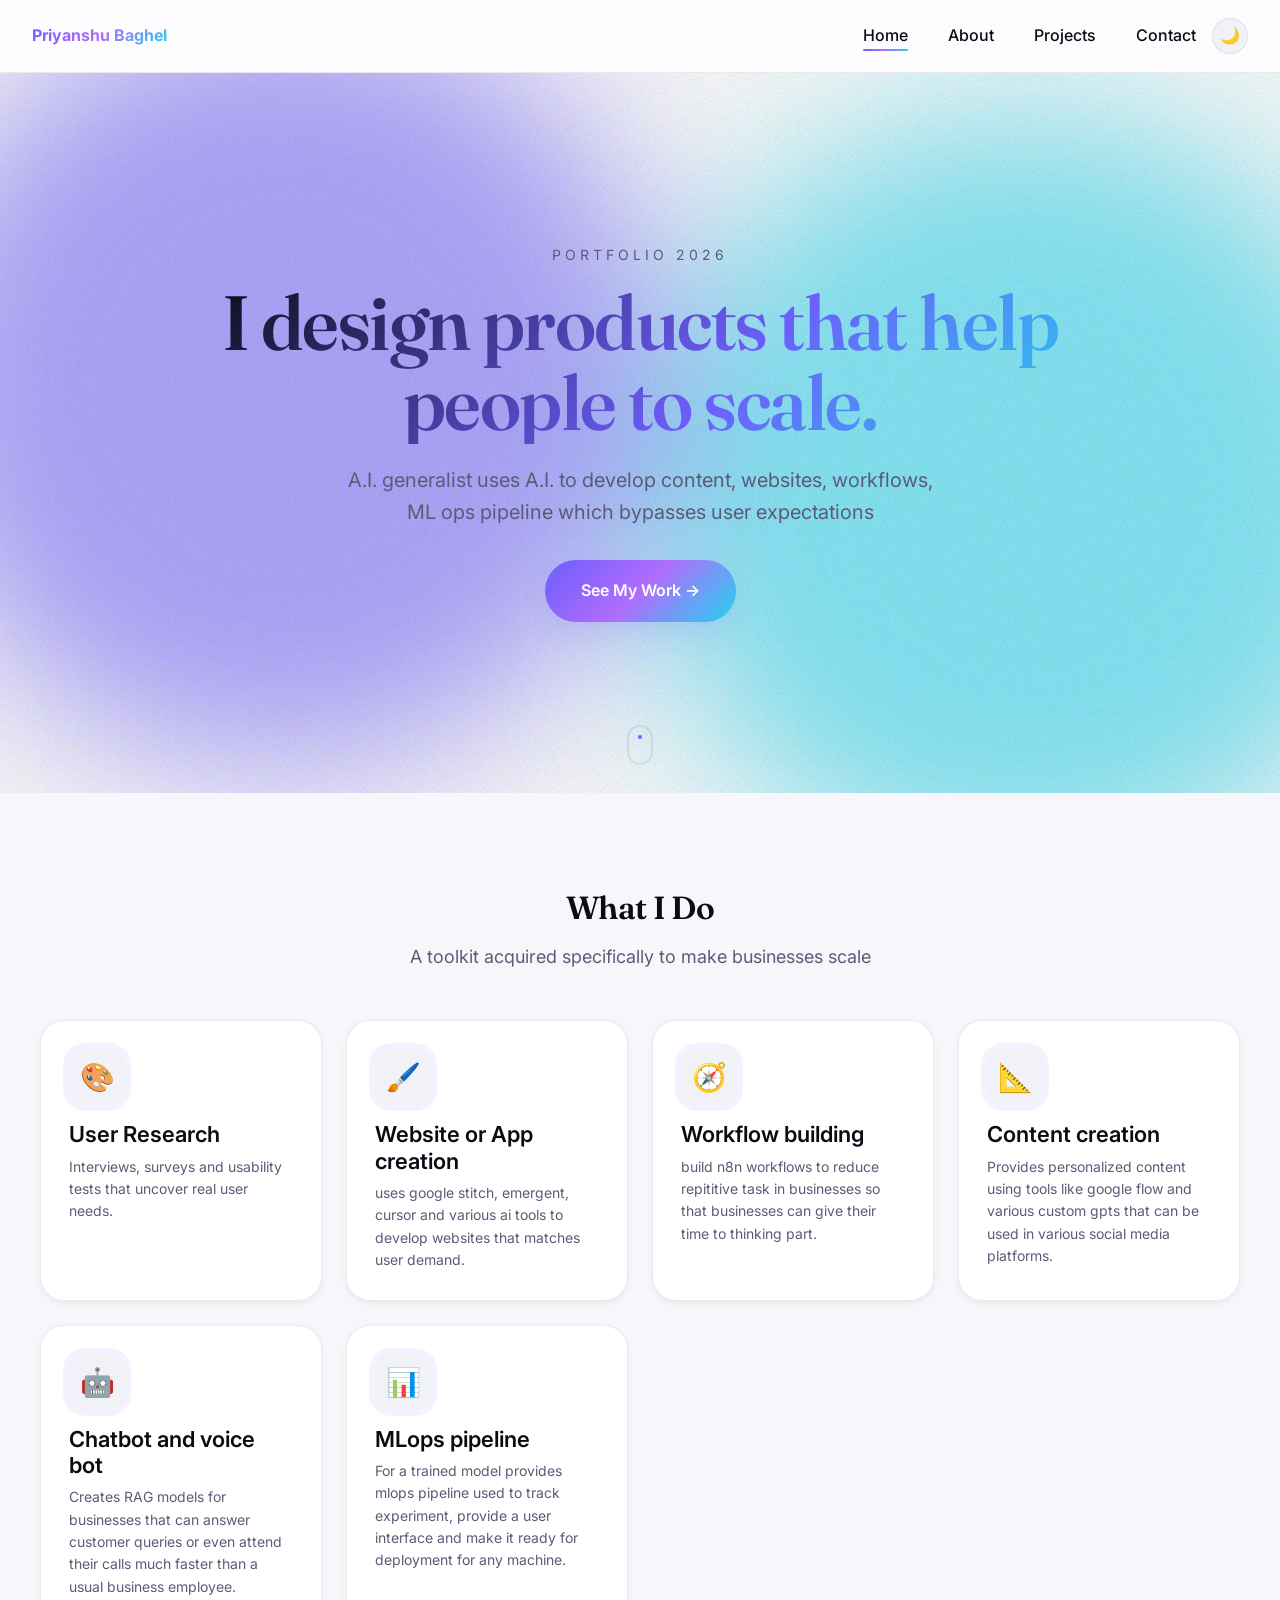
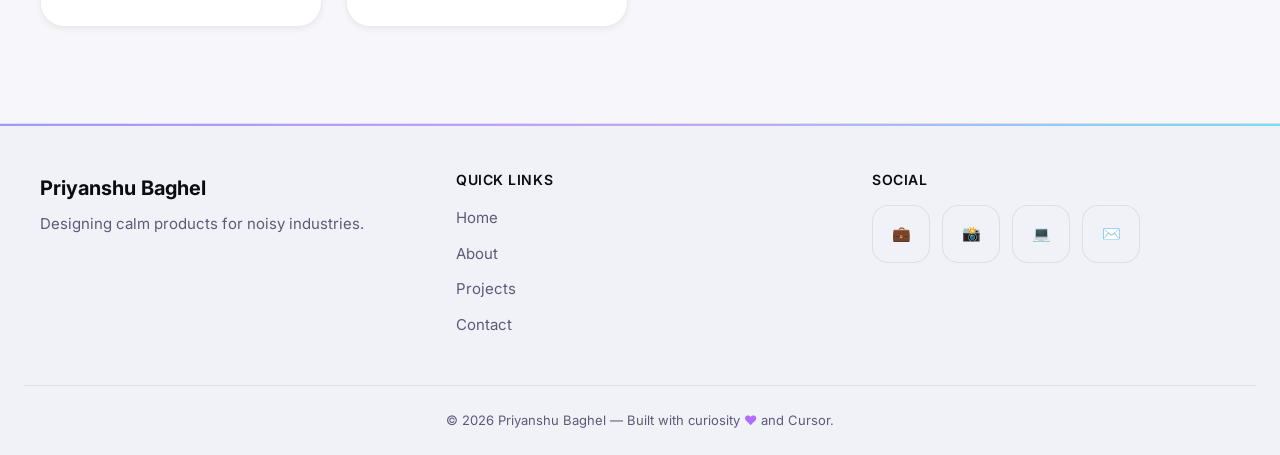
<file: index.html>
<!DOCTYPE html>
<html lang="en">
<head>
  <meta charset="UTF-8">
  <meta name="viewport" content="width=device-width, initial-scale=1.0">
  <script>
    (function(){try{var k="aanya-theme",t=localStorage.getItem(k);if(!t)t=matchMedia("(prefers-color-scheme: dark)").matches?"dark":"light";document.documentElement.setAttribute("data-theme",t);}catch(e){}})();
  </script>
  <title>Priyanshu Baghel | A.I. Generalist</title>
  <link rel="stylesheet" href="styles.css">
</head>
<body>

  <!-- Main site navigation — stays pinned at the top while scrolling -->
  <nav class="navbar">

    <!-- Brand name shown on the left side of the bar -->
    <a href="index.html" class="navbar-brand">Priyanshu Baghel</a>

    <div class="navbar-end">
      <!-- Link group — sits on the right and holds all page links -->
      <ul class="navbar-links" id="navbar-menu">
        <!-- "active" marks the current page so it gets a purple underline -->
        <li><a href="index.html" class="active">Home</a></li>
        <li><a href="about.html">About</a></li>
        <li><a href="projects.html">Projects</a></li>
        <li><a href="contact.html">Contact</a></li>
      </ul>

      <button type="button" class="theme-toggle" aria-label="Switch to dark mode">
        <span class="theme-toggle-icon" aria-hidden="true">🌙</span>
      </button>

      <!-- Hamburger toggle — visible on mobile only -->
      <button
        class="navbar-toggle"
        type="button"
        aria-label="Toggle navigation menu"
        aria-expanded="false"
        aria-controls="navbar-menu"
      >
        <span class="navbar-toggle-icon" aria-hidden="true">☰</span>
      </button>
    </div>

  </nav>

  <!-- Hero — first thing visitors see: who you are and what to do next -->
  <section class="hero">
    <div class="hero-content">
      <p class="hero-eyebrow">PORTFOLIO 2026</p>
      <h1 class="hero-headline">I design products that help people to scale.</h1>
      <p class="hero-subheadline">A.I. generalist uses A.I. to develop content, websites, workflows, ML ops pipeline which bypasses user expectations</p>
      <a href="projects.html" class="hero-cta btn-shine">See My Work →</a>
    </div>
    <div class="hero-scroll" aria-hidden="true"><span class="hero-scroll-dot"></span></div>
  </section>

  <!-- Skills — highlights core capabilities in a responsive card grid -->
  <section class="skills">
    <h2 class="skills-heading">What I Do</h2>
    <p class="skills-tagline">A toolkit acquired specifically to make businesses scale</p>

    <div class="skills-grid">

      <!-- Card 1: User Research -->
      <article class="skill-card reveal">
        <span class="skill-icon-wrap"><span class="skill-icon" aria-hidden="true">🎨</span></span>
        <h3 class="skill-name">User Research</h3>
        <p class="skill-description">Interviews, surveys and usability tests that uncover real user needs.</p>
      </article>

      <!-- Card 2: Website or App creation -->
      <article class="skill-card reveal">
        <span class="skill-icon-wrap"><span class="skill-icon" aria-hidden="true">🖌️</span></span>
        <h3 class="skill-name">Website or App creation</h3>
        <p class="skill-description">uses google stitch, emergent, cursor and various ai tools to develop websites that matches user demand.</p>
      </article>

      <!-- Card 3: Workflow building -->
      <article class="skill-card reveal">
        <span class="skill-icon-wrap"><span class="skill-icon" aria-hidden="true">🧭</span></span>
        <h3 class="skill-name">Workflow building</h3>
        <p class="skill-description">build n8n workflows to reduce repititive task in businesses so that businesses can give their time to thinking part.</p>
      </article>

      <!-- Card 4: Content creation -->
      <article class="skill-card reveal">
        <span class="skill-icon-wrap"><span class="skill-icon" aria-hidden="true">📐</span></span>
        <h3 class="skill-name">Content creation</h3>
        <p class="skill-description">Provides personalized content using tools like google flow and various custom gpts that can be used in various social media platforms.</p>
      </article>

      <!-- Card 5: Chatbot and voice bot -->
      <article class="skill-card reveal">
        <span class="skill-icon-wrap"><span class="skill-icon" aria-hidden="true">🤖</span></span>
        <h3 class="skill-name">Chatbot and voice bot</h3>
        <p class="skill-description">Creates RAG models for businesses that can answer customer queries or even attend their calls much faster than a usual business employee.</p>
      </article>

      <!-- Card 6: MLops pipeline -->
      <article class="skill-card reveal">
        <span class="skill-icon-wrap"><span class="skill-icon" aria-hidden="true">📊</span></span>
        <h3 class="skill-name">MLops pipeline</h3>
        <p class="skill-description">For a trained model provides mlops pipeline used to track experiment, provide a user interface and make it ready for deployment for any machine.</p>
      </article>

    </div>
  </section>

  <!-- Site footer — brand, quick links, and social -->
  <footer class="site-footer">
    <div class="footer-main">
      <div class="footer-column footer-brand">
        <p class="footer-brand-name">Priyanshu Baghel</p>
        <p class="footer-tagline">Designing calm products for noisy industries.</p>
      </div>
      <div class="footer-column footer-links">
        <h3 class="footer-heading">Quick links</h3>
        <ul>
          <li><a href="index.html">Home</a></li>
          <li><a href="about.html">About</a></li>
          <li><a href="projects.html">Projects</a></li>
          <li><a href="contact.html">Contact</a></li>
        </ul>
      </div>
      <div class="footer-column footer-social">
        <h3 class="footer-heading">Social</h3>
        <div class="social-icon-row">
          <a href="https://www.linkedin.com/in/priyanshu-baghel-b178b1399/" class="social-icon-btn" target="_blank" rel="noopener noreferrer" aria-label="LinkedIn">💼</a>
          <a href="https://www.instagram.com/2025ucs0103/" class="social-icon-btn" target="_blank" rel="noopener noreferrer" aria-label="Instagram">📸</a>
          <a href="https://github.com/Priyanshukcah" class="social-icon-btn" target="_blank" rel="noopener noreferrer" aria-label="Github">💻</a>
          <a href="mailto:priyanshubaghel164@gmail.com" class="social-icon-btn" aria-label="Email">✉️</a>
        </div>
      </div>
    </div>
    <div class="footer-bottom">
      <p>© 2026 Priyanshu Baghel — Built with curiosity <span class="footer-heart" aria-hidden="true">♥</span> and Cursor.</p>
    </div>
  </footer>

  <script src="script.js"></script>
</body>
</html>
</file>
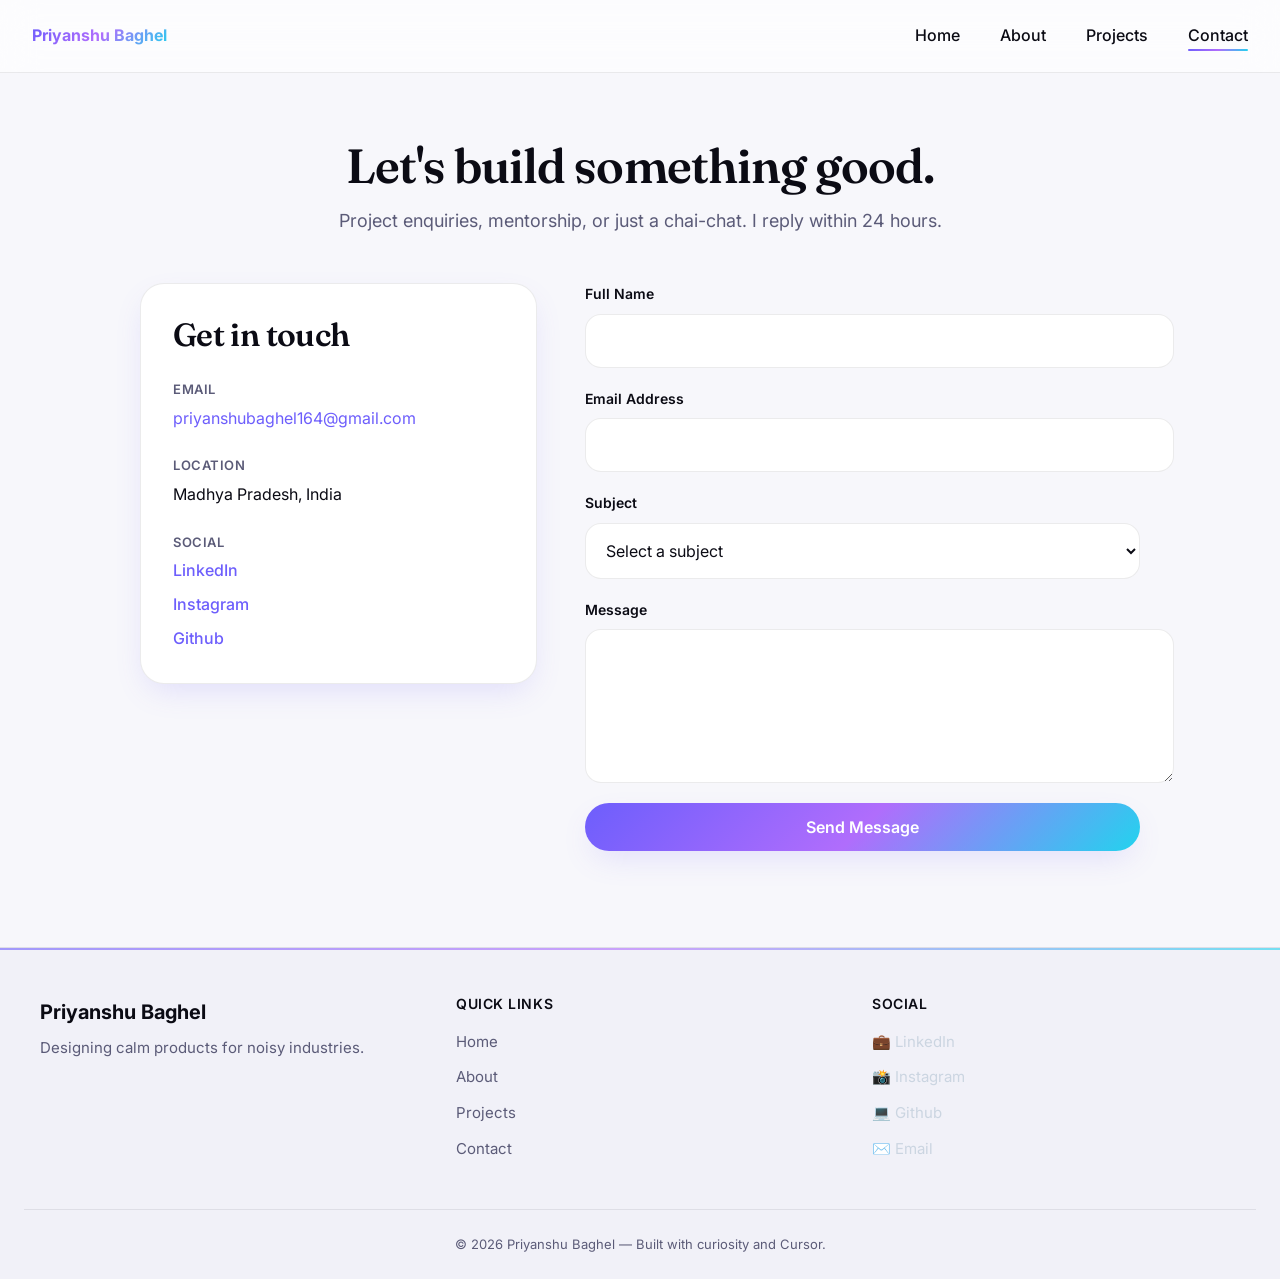
<file: contact.html>
<!DOCTYPE html>
<html lang="en">
<head>
  <meta charset="UTF-8">
  <meta name="viewport" content="width=device-width, initial-scale=1.0">
  <title>Contact | Priyanshu Baghel</title>
  <link rel="stylesheet" href="styles.css">
</head>
<body>

  <!-- Main site navigation — stays pinned at the top while scrolling -->
  <nav class="navbar">

    <!-- Brand name shown on the left side of the bar -->
    <a href="index.html" class="navbar-brand">Priyanshu Baghel</a>

    <!-- Hamburger toggle — visible on mobile only -->
    <button
      class="navbar-toggle"
      type="button"
      aria-label="Toggle navigation menu"
      aria-expanded="false"
      aria-controls="navbar-menu"
    >
      <span class="navbar-toggle-icon" aria-hidden="true">☰</span>
    </button>

    <!-- Link group — sits on the right and holds all page links -->
    <ul class="navbar-links" id="navbar-menu">
      <!-- "active" marks the current page so it gets a purple underline -->
      <li><a href="index.html">Home</a></li>
      <li><a href="about.html">About</a></li>
      <li><a href="projects.html">Projects</a></li>
      <li><a href="contact.html" class="active">Contact</a></li>
    </ul>

  </nav>

  <!-- Page header -->
  <header class="contact-header">
    <h1 class="contact-title">Let's build something good.</h1>
    <p class="contact-subtitle">Project enquiries, mentorship, or just a chai-chat. I reply within 24 hours.</p>
  </header>

  <!-- Two-column contact section -->
  <section class="contact-section">

    <!-- LEFT: contact details card -->
    <aside class="contact-card">
      <h2 class="contact-card-heading">Get in touch</h2>

      <div class="contact-detail">
        <span class="contact-detail-label">Email</span>
        <a href="mailto:priyanshubaghel164@gmail.com">priyanshubaghel164@gmail.com</a>
      </div>

      <div class="contact-detail">
        <span class="contact-detail-label">Location</span>
        <p>Madhya Pradesh, India</p>
      </div>

      <div class="contact-social">
        <span class="contact-detail-label">Social</span>
        <ul class="contact-social-links">
          <li><a href="https://www.linkedin.com/in/priyanshu-baghel-b178b1399/" target="_blank" rel="noopener noreferrer">LinkedIn</a></li>
          <li><a href="https://www.instagram.com/2025ucs0103/" target="_blank" rel="noopener noreferrer">Instagram</a></li>
          <li><a href="https://github.com/Priyanshukcah" target="_blank" rel="noopener noreferrer">Github</a></li>
        </ul>
      </div>
    </aside>

    <!-- RIGHT: contact form -->
    <div class="contact-form-wrapper">
      <form id="contact-form" class="contact-form" novalidate>
        <div class="form-group">
          <label for="full-name">Full Name</label>
          <input type="text" id="full-name" name="fullName" required>
        </div>

        <div class="form-group">
          <label for="email">Email Address</label>
          <input type="email" id="email" name="email" required>
        </div>

        <div class="form-group">
          <label for="subject">Subject</label>
          <select id="subject" name="subject" required>
            <option value="" disabled selected>Select a subject</option>
            <option value="Project Inquiry">Project Inquiry</option>
            <option value="Collaboration">Collaboration</option>
            <option value="Mentorship">Mentorship</option>
            <option value="Speaking">Speaking</option>
            <option value="Other">Other</option>
          </select>
        </div>

        <div class="form-group">
          <label for="message">Message</label>
          <textarea id="message" name="message" rows="5" required></textarea>
        </div>

        <button type="submit" class="contact-submit">Send Message</button>
      </form>

      <p id="contact-success" class="contact-success" hidden>
        ✅ Thanks! Your message was sent. I'll reply within 24 hours.
      </p>
    </div>

  </section>

  <!-- Site footer — brand, quick links, and social -->
  <footer class="site-footer">
    <div class="footer-main">
      <div class="footer-column footer-brand">
        <p class="footer-brand-name">Priyanshu Baghel</p>
        <p class="footer-tagline">Designing calm products for noisy industries.</p>
      </div>
      <div class="footer-column footer-links">
        <h3 class="footer-heading">Quick links</h3>
        <ul>
          <li><a href="index.html">Home</a></li>
          <li><a href="about.html">About</a></li>
          <li><a href="projects.html">Projects</a></li>
          <li><a href="contact.html">Contact</a></li>
        </ul>
      </div>
      <div class="footer-column footer-social">
        <h3 class="footer-heading">Social</h3>
        <ul>
          <li><a href="https://www.linkedin.com/in/priyanshu-baghel-b178b1399/" target="_blank" rel="noopener noreferrer">💼 LinkedIn</a></li>
          <li><a href="https://www.instagram.com/2025ucs0103/" target="_blank" rel="noopener noreferrer">📸 Instagram</a></li>
          <li><a href="https://github.com/Priyanshukcah" target="_blank" rel="noopener noreferrer">💻 Github</a></li>
          <li><a href="mailto:priyanshubaghel164@gmail.com">✉️ Email</a></li>
        </ul>
      </div>
    </div>
    <div class="footer-bottom">
      <p>© 2026 Priyanshu Baghel — Built with curiosity and Cursor.</p>
    </div>
  </footer>

  <script src="script.js"></script>
</body>
</html>
</file>
<file: styles.css>
@import url("https://fonts.googleapis.com/css2?family=Fraunces:opsz,wght@9..144,600;800&family=Inter:wght@400;500;600;700&display=swap");

/* === DESIGN TOKENS === */

:root {
  --bg: #f7f7fb;
  --surface: #ffffff;
  --surface-2: #f1f1f8;
  --text: #0b0b14;
  --text-muted: #5b5b78;
  --border: rgba(11, 11, 20, 0.08);
  --primary: #6d5efc;
  --primary-2: #b06dfc;
  --accent: #22d3ee;
  --success: #16a34a;
  --danger: #ef4444;
  --shadow-sm: 0 2px 6px rgba(11, 11, 20, 0.06);
  --shadow-md: 0 12px 32px -8px rgba(109, 94, 252, 0.18);
  --shadow-lg: 0 30px 60px -20px rgba(109, 94, 252, 0.35);
  --radius-sm: 10px;
  --radius-md: 16px;
  --radius-lg: 24px;
  --radius-pill: 999px;
  --ease: cubic-bezier(0.2, 0.7, 0.2, 1);
  --dur-fast: 180ms;
  --dur: 320ms;
  --dur-slow: 650ms;
  --grad-hero: linear-gradient(135deg, #6d5efc 0%, #b06dfc 50%, #22d3ee 100%);
  --grad-text: linear-gradient(135deg, #0b0b14 0%, #6d5efc 60%, #22d3ee 100%);

  /* Legacy aliases — keep older rules working */
  --color-bg: var(--surface);
  --color-text: var(--text);
  --color-muted: var(--text-muted);
  --color-primary: var(--primary);
  --color-primary-dark: #4338ca;
  --color-accent: var(--primary-2);
  --color-surface: var(--surface-2);
  --font-size-h1: 48px;
  --font-size-h2: 32px;
  --font-size-h3: 22px;
  --font-size-body: 16px;
  --font-size-small: 14px;
  --line-height-body: 1.6;
  --line-height-heading: 1.2;
}

:root[data-theme="dark"] {
  --bg: #08090f;
  --surface: #13141f;
  --surface-2: #1c1d2e;
  --text: #f5f5fa;
  --text-muted: #9ca3b7;
  --border: rgba(245, 245, 250, 0.1);
  --shadow-sm: 0 2px 8px rgba(0, 0, 0, 0.4);
  --shadow-md: 0 14px 40px -10px rgba(34, 211, 238, 0.2);
  --shadow-lg: 0 30px 80px -20px rgba(109, 94, 252, 0.45);
  --grad-text: linear-gradient(135deg, #ffffff 0%, #b06dfc 60%, #22d3ee 100%);
  --color-bg: var(--surface);
  --color-text: var(--text);
  --color-muted: var(--text-muted);
  --color-surface: var(--surface-2);
}

html {
  scroll-behavior: smooth;
}

body,
*,
*::before,
*::after {
  transition:
    background-color var(--dur) var(--ease),
    color var(--dur) var(--ease),
    border-color var(--dur) var(--ease),
    box-shadow var(--dur) var(--ease);
}

body {
  margin: 0;
  font-family: "Inter", sans-serif;
  font-size: var(--font-size-body);
  line-height: var(--line-height-body);
  color: var(--text);
  background-color: var(--bg);
}

h1,
h2 {
  font-family: "Fraunces", serif;
  font-weight: 600;
  line-height: var(--line-height-heading);
  letter-spacing: -0.02em;
}

:focus-visible {
  outline: 2px solid var(--primary);
  outline-offset: 3px;
}

button:focus:not(:focus-visible),
a:focus:not(:focus-visible),
input:focus:not(:focus-visible),
select:focus:not(:focus-visible),
textarea:focus:not(:focus-visible) {
  outline: none;
}

h1 {
  font-size: var(--font-size-h1);
}

h2 {
  font-size: var(--font-size-h2);
}

h3 {
  font-size: var(--font-size-h3);
  line-height: var(--line-height-heading);
}

/* === NAVIGATION === */

.navbar {
  position: sticky;
  top: 0;
  z-index: 100;
  display: flex;
  align-items: center;
  justify-content: space-between;
  height: 64px;
  padding: 0 2rem;
  background-color: var(--color-text);
  font-size: var(--font-size-body);
}

.navbar-brand {
  color: var(--color-bg);
  text-decoration: none;
  font-weight: 600;
  transition: color 0.2s ease;
}

.navbar-brand:hover {
  color: var(--color-accent);
}

.navbar-links {
  display: flex;
  align-items: center;
  gap: 2.5rem;
  margin: 0;
  padding: 0;
  list-style: none;
}

.navbar-links a {
  color: var(--color-bg);
  text-decoration: none;
  transition: color 0.2s ease;
}

.navbar-links a:hover {
  color: var(--color-accent);
}

.navbar-links a.active {
  text-decoration: underline;
  text-decoration-color: var(--color-accent);
  text-underline-offset: 4px;
}

.navbar-toggle {
  display: none;
  padding: 0;
  border: none;
  background: none;
  color: var(--color-bg);
  cursor: pointer;
}

.navbar-toggle-icon {
  display: inline-block;
  font-size: 24px;
  line-height: 1;
  transition: transform 0.2s ease, opacity 0.2s ease;
}

.navbar.is-open .navbar-toggle-icon {
  transform: rotate(90deg);
}

/* === HERO === */

.hero {
  display: flex;
  align-items: center;
  justify-content: center;
  width: 100%;
  height: 80vh;
  background: linear-gradient(to bottom right, var(--color-primary-dark), #9333ea);
  color: var(--color-bg);
  text-align: center;
}

.hero-content {
  display: flex;
  flex-direction: column;
  align-items: center;
  padding: 0 2rem;
}

.hero-eyebrow {
  margin: 0 0 1rem;
  font-size: var(--font-size-small);
  letter-spacing: 4px;
  text-transform: uppercase;
  opacity: 0.6;
}

.hero-headline {
  margin: 0 0 1.25rem;
  max-width: 800px;
  font-weight: 600;
}

.hero-subheadline {
  margin: 0 0 2rem;
  max-width: 600px;
  font-size: 20px;
  line-height: var(--line-height-body);
  opacity: 0.8;
}

.hero-cta {
  display: inline-block;
  padding: 16px 32px;
  border-radius: 999px;
  background-color: var(--color-bg);
  color: var(--color-text);
  font-size: var(--font-size-body);
  font-weight: 600;
  text-decoration: none;
  box-shadow: 0 4px 14px rgba(0, 0, 0, 0.15);
  transition: transform 0.2s ease, box-shadow 0.2s ease;
  animation: hero-float 2s ease-in-out infinite;
}

@keyframes hero-float {
  0%, 100% {
    transform: translateY(0);
  }
  50% {
    transform: translateY(-3px);
  }
}

.hero-cta:hover {
  transform: translateY(-4px);
  box-shadow: 0 8px 20px rgba(0, 0, 0, 0.2);
}

/* === SKILLS === */

.skills {
  padding: 96px 24px;
  text-align: center;
  background-color: var(--color-surface);
}

.skills-heading {
  margin: 0 0 16px;
  font-weight: 600;
  color: var(--color-text);
}

.skills-tagline {
  margin: 0 0 48px;
  font-size: 18px;
  color: var(--color-muted);
}

.skills-grid {
  display: grid;
  grid-template-columns: repeat(auto-fit, minmax(260px, 1fr));
  gap: 24px;
  max-width: 1200px;
  margin: 0 auto;
  text-align: left;
}

.skill-card {
  padding: 24px;
  border: 1px solid #e5e7eb;
  border-radius: 16px;
  background-color: var(--color-bg);
  box-shadow: 0 1px 3px rgba(0, 0, 0, 0.08);
  transition: transform 0.2s ease, box-shadow 0.2s ease;
}

.skill-card:hover {
  transform: translateY(-6px);
  box-shadow: 0 12px 24px rgba(0, 0, 0, 0.12);
}

.skill-icon {
  display: block;
  margin-bottom: 12px;
  font-size: 48px;
  line-height: 1;
}

.skill-name {
  margin: 0 0 8px;
  font-weight: 600;
  color: var(--color-text);
}

.skill-description {
  margin: 0;
  font-size: var(--font-size-small);
  line-height: var(--line-height-body);
  color: var(--color-muted);
}

/* === ABOUT === */

.about-header {
  padding: 64px 24px 48px;
  text-align: center;
}

.about-title {
  margin: 0 0 12px;
  font-weight: 600;
  color: var(--color-text);
}

.about-subtitle {
  margin: 0;
  font-size: 18px;
  color: var(--color-muted);
}

.about-bio {
  display: grid;
  grid-template-columns: 1fr 1fr;
  gap: 48px;
  align-items: start;
  max-width: 960px;
  margin: 0 auto;
  padding: 0 24px 64px;
}

.about-photo {
  width: 400px;
  height: 400px;
  max-width: 100%;
  border-radius: 16px;
  object-fit: cover;
}

.about-bio-text p {
  margin: 0 0 1.25rem;
  font-size: var(--font-size-body);
  line-height: var(--line-height-body);
  color: var(--color-text);
}

.about-bio-text p:last-child {
  margin-bottom: 0;
}

.creations {
  max-width: 960px;
  margin: 0 auto;
  padding: 64px 24px 96px;
}

.creations-heading {
  margin: 0 0 32px;
  font-weight: 600;
  color: var(--color-text);
}

.creations-list {
  margin: 0;
  padding: 0;
  list-style: none;
}

.creation-item {
  padding: 24px 0;
  border-bottom: 1px solid #e5e7eb;
}

.creation-item:first-child {
  padding-top: 0;
}

.creation-item:last-child {
  border-bottom: none;
  padding-bottom: 0;
}

.creation-description {
  margin: 0 0 8px;
  font-size: var(--font-size-body);
  font-weight: 600;
  color: var(--color-text);
}

.creation-item a {
  color: var(--color-primary);
  font-size: 15px;
  font-weight: 500;
  text-decoration: none;
  transition: color 0.2s ease;
}

.creation-item a:hover {
  color: var(--color-primary-dark);
}

.creation-coming-soon {
  font-size: 15px;
  color: var(--color-muted);
  font-style: italic;
}

/* === PROJECTS === */

.projects-header {
  padding: 64px 24px 48px;
  text-align: center;
}

.projects-title {
  margin: 0 0 12px;
  font-weight: 600;
  color: var(--color-text);
}

.projects-subtitle {
  margin: 0;
  font-size: 18px;
  color: var(--color-muted);
}

.projects-grid {
  display: grid;
  grid-template-columns: repeat(auto-fit, minmax(320px, 1fr));
  gap: 32px;
  max-width: 1200px;
  margin: 0 auto;
  padding: 0 24px 96px;
}

.project-card {
  overflow: hidden;
  border: 1px solid #e5e7eb;
  border-radius: 16px;
  background-color: var(--color-bg);
  box-shadow: 0 1px 3px rgba(0, 0, 0, 0.08);
}

.project-image {
  display: block;
  width: 100%;
  aspect-ratio: 16 / 9;
  object-fit: cover;
}

.project-body {
  padding: 24px;
}

.project-title {
  margin: 0 0 8px;
  font-weight: 600;
  color: var(--color-text);
}

.project-description {
  margin: 0 0 16px;
  font-size: var(--font-size-small);
  line-height: var(--line-height-body);
  color: var(--color-muted);
}

.project-tags {
  display: flex;
  flex-wrap: wrap;
  gap: 8px;
  margin-bottom: 20px;
}

.project-tag {
  padding: 4px 10px;
  border-radius: 999px;
  background-color: #ede9fe;
  color: #5b21b6;
  font-size: 12px;
  font-weight: 500;
}

.project-link {
  color: var(--color-primary);
  font-size: 15px;
  font-weight: 600;
  text-decoration: none;
  transition: text-decoration 0.2s ease, color 0.2s ease;
}

.project-link:hover {
  color: var(--color-primary-dark);
  text-decoration: underline;
}

.project-link--disabled {
  color: var(--color-muted);
  font-weight: 500;
  cursor: default;
}

.project-link--disabled:hover {
  color: var(--color-muted);
  text-decoration: none;
}

/* === CONTACT === */

.contact-header {
  padding: 64px 24px 48px;
  text-align: center;
}

.contact-title {
  margin: 0 0 12px;
  font-weight: 600;
  color: var(--color-text);
}

.contact-subtitle {
  margin: 0;
  font-size: 18px;
  color: var(--color-muted);
}

.contact-section {
  display: grid;
  grid-template-columns: 1fr 1.4fr;
  gap: 48px;
  align-items: start;
  max-width: 1000px;
  margin: 0 auto;
  padding: 0 24px 96px;
}

.contact-card {
  padding: 32px;
  border: 1px solid #e5e7eb;
  border-radius: 16px;
  background-color: var(--color-bg);
  box-shadow: 0 1px 3px rgba(0, 0, 0, 0.08);
}

.contact-card-heading {
  margin: 0 0 24px;
  font-weight: 600;
  color: var(--color-text);
}

.contact-detail {
  margin-bottom: 24px;
}

.contact-detail:last-of-type {
  margin-bottom: 0;
}

.contact-detail-label {
  display: block;
  margin-bottom: 6px;
  font-size: 13px;
  font-weight: 600;
  letter-spacing: 0.04em;
  text-transform: uppercase;
  color: var(--color-muted);
}

.contact-detail p {
  margin: 0;
  font-size: var(--font-size-body);
  color: var(--color-text);
}

.contact-detail a {
  color: var(--color-primary);
  font-size: var(--font-size-body);
  text-decoration: none;
  transition: color 0.2s ease;
}

.contact-detail a:hover {
  color: var(--color-primary-dark);
}

.contact-social-links {
  margin: 0;
  padding: 0;
  list-style: none;
}

.contact-social-links li {
  margin-bottom: 8px;
}

.contact-social-links li:last-child {
  margin-bottom: 0;
}

.contact-social-links a {
  color: var(--color-primary);
  font-size: var(--font-size-body);
  font-weight: 500;
  text-decoration: none;
  transition: color 0.2s ease;
}

.contact-social-links a:hover {
  color: var(--color-primary-dark);
}

.contact-form-wrapper {
  width: 100%;
}

.contact-form {
  display: flex;
  flex-direction: column;
  gap: 20px;
}

.form-group {
  display: flex;
  flex-direction: column;
  gap: 8px;
}

.form-group label {
  font-size: var(--font-size-small);
  font-weight: 600;
  color: var(--color-text);
}

.contact-form input,
.contact-form select,
.contact-form textarea {
  width: 100%;
  padding: 12px;
  border: 1px solid #d1d5db;
  border-radius: 8px;
  background-color: var(--color-bg);
  font-size: var(--font-size-body);
  font-family: inherit;
  color: var(--color-text);
  transition: border-color 0.2s ease, box-shadow 0.2s ease;
}

.contact-form textarea {
  resize: vertical;
  min-height: 120px;
}

.contact-form input:focus,
.contact-form select:focus,
.contact-form textarea:focus {
  outline: none;
  border-color: var(--color-primary);
  box-shadow: 0 0 0 3px rgba(99, 102, 241, 0.25);
}

.contact-submit {
  width: 100%;
  padding: 14px;
  border: none;
  border-radius: 8px;
  background-color: var(--color-primary);
  color: var(--color-bg);
  font-size: var(--font-size-body);
  font-weight: 600;
  font-family: inherit;
  cursor: pointer;
  transition: background-color 0.2s ease;
}

.contact-submit:hover {
  background-color: var(--color-primary-dark);
}

.contact-success {
  margin: 0;
  padding: 24px;
  border: 1px solid #86efac;
  border-radius: 8px;
  background-color: #f0fdf4;
  color: #166534;
  font-size: var(--font-size-body);
  line-height: var(--line-height-body);
}

/* === FOOTER === */

.site-footer {
  background-color: #0f172a;
  color: #cbd5e1;
  padding: 48px 24px 0;
}

.footer-main {
  display: grid;
  grid-template-columns: repeat(3, 1fr);
  gap: 48px;
  max-width: 1200px;
  margin: 0 auto;
  padding-bottom: 48px;
}

.footer-brand-name {
  margin: 0 0 8px;
  font-size: 20px;
  font-weight: 700;
  color: var(--color-bg);
}

.footer-tagline {
  margin: 0;
  font-size: 15px;
  line-height: var(--line-height-body);
  color: #cbd5e1;
}

.footer-heading {
  margin: 0 0 16px;
  font-size: var(--font-size-small);
  font-weight: 600;
  letter-spacing: 0.04em;
  text-transform: uppercase;
  color: var(--color-bg);
}

.footer-links ul,
.footer-social ul {
  margin: 0;
  padding: 0;
  list-style: none;
}

.footer-links li,
.footer-social li {
  margin-bottom: 10px;
}

.footer-links li:last-child,
.footer-social li:last-child {
  margin-bottom: 0;
}

.footer-links a,
.footer-social a {
  color: #cbd5e1;
  font-size: 15px;
  text-decoration: none;
  transition: color 0.2s ease;
}

.footer-links a:hover,
.footer-social a:hover {
  color: var(--color-bg);
}

.footer-bottom {
  border-top: 1px solid #1e293b;
  padding: 24px;
  text-align: center;
}

.footer-bottom p {
  margin: 0;
  font-size: 13px;
  color: #94a3b8;
}

/* === GLOBAL ANIMATIONS & UTILITIES === */

.scroll-progress {
  position: fixed;
  top: 0;
  left: 0;
  z-index: 1000;
  width: 0;
  height: 3px;
  background: var(--grad-hero);
  pointer-events: none;
}

.reveal {
  opacity: 0;
  transform: translateY(28px);
  transition: opacity var(--dur-slow) var(--ease), transform var(--dur-slow) var(--ease);
}

.reveal.is-visible {
  opacity: 1;
  transform: translateY(0);
}

.btn-shine {
  position: relative;
  overflow: hidden;
}

.btn-shine::after {
  content: "";
  position: absolute;
  inset: 0;
  background: linear-gradient(120deg, transparent, rgba(255, 255, 255, 0.4), transparent);
  transform: translateX(-120%);
  transition: transform 700ms var(--ease);
  pointer-events: none;
}

.btn-shine:hover::after {
  transform: translateX(120%);
}

.social-icon-row {
  display: flex;
  flex-wrap: wrap;
  gap: 12px;
}

.social-icon-btn {
  display: inline-flex;
  align-items: center;
  justify-content: center;
  width: 56px;
  height: 56px;
  border: 1px solid var(--border);
  border-radius: var(--radius-md);
  background: var(--surface-2);
  font-size: 22px;
  text-decoration: none;
  transition: transform var(--dur-fast) var(--ease), background var(--dur-fast) var(--ease), box-shadow var(--dur-fast) var(--ease);
}

.social-icon-btn:hover {
  transform: scale(1.08);
  background: var(--grad-hero);
  box-shadow: var(--shadow-md);
}

.page-splash {
  position: fixed;
  inset: 0;
  z-index: 9999;
  display: flex;
  align-items: center;
  justify-content: center;
  background: rgba(8, 9, 15, 0.92);
  opacity: 0;
  transition: opacity var(--dur) var(--ease);
  pointer-events: none;
}

.page-splash.is-active {
  opacity: 1;
}

.page-splash.is-done {
  opacity: 0;
}

.page-splash-brand {
  margin: 0;
  font-family: "Fraunces", serif;
  font-size: clamp(28px, 5vw, 42px);
  font-weight: 800;
  letter-spacing: -0.02em;
  background: var(--grad-hero);
  -webkit-background-clip: text;
  background-clip: text;
  color: transparent;
  animation: splashPulse 900ms var(--ease) forwards;
}

@keyframes splashPulse {
  0% { opacity: 0; transform: scale(0.96); }
  35% { opacity: 1; transform: scale(1); }
  100% { opacity: 0; transform: scale(1.02); }
}

/* === NAV (GLASS) === */

.navbar {
  height: 72px;
  padding: 0 clamp(1rem, 3vw, 2rem);
  background: rgba(255, 255, 255, 0.65);
  backdrop-filter: blur(18px) saturate(140%);
  -webkit-backdrop-filter: blur(18px) saturate(140%);
  border-bottom: 1px solid var(--border);
  box-shadow: none;
  transition: height var(--dur) var(--ease), background var(--dur) var(--ease), box-shadow var(--dur) var(--ease);
}

:root[data-theme="dark"] .navbar {
  background: rgba(19, 20, 31, 0.55);
}

.navbar.is-scrolled {
  height: 56px;
  box-shadow: var(--shadow-md);
  background: rgba(255, 255, 255, 0.82);
}

:root[data-theme="dark"] .navbar.is-scrolled {
  background: rgba(19, 20, 31, 0.78);
}

.navbar-end {
  display: flex;
  align-items: center;
  gap: 1rem;
}

.navbar-brand {
  background: var(--grad-hero);
  -webkit-background-clip: text;
  background-clip: text;
  color: transparent;
  font-weight: 700;
}

.navbar-brand:hover {
  opacity: 0.85;
  color: transparent;
}

.navbar-links a {
  position: relative;
  color: var(--text);
  font-weight: 500;
}

.navbar-links a:hover {
  color: var(--primary);
}

.navbar-links a.active {
  text-decoration: none;
}

.navbar-links a.active::after {
  content: "";
  position: absolute;
  left: 0;
  bottom: -6px;
  width: 100%;
  height: 2px;
  background: var(--grad-hero);
  border-radius: var(--radius-pill);
  animation: navUnderline var(--dur) var(--ease) forwards;
  transform-origin: left center;
}

@keyframes navUnderline {
  from { transform: scaleX(0); }
  to { transform: scaleX(1); }
}

.theme-toggle {
  display: inline-flex;
  align-items: center;
  justify-content: center;
  width: 36px;
  height: 36px;
  padding: 0;
  border: 1px solid var(--border);
  border-radius: var(--radius-pill);
  background: var(--surface-2);
  cursor: pointer;
  flex-shrink: 0;
}

.theme-toggle-icon {
  font-size: 16px;
  line-height: 1;
}

.navbar-toggle {
  color: var(--text);
}

/* === HERO (BLOBS) === */

.hero {
  position: relative;
  overflow: hidden;
  height: 80vh;
  min-height: 520px;
  background-color: var(--surface);
  background-image: url("data:image/svg+xml,%3Csvg viewBox='0 0 120 120' xmlns='http://www.w3.org/2000/svg'%3E%3Cfilter id='n'%3E%3CfeTurbulence type='fractalNoise' baseFrequency='0.8' numOctaves='3' stitchTiles='stitch'/%3E%3C/filter%3E%3Crect width='120' height='120' filter='url(%23n)' opacity='0.35'/%3E%3C/svg%3E");
  background-size: 120px 120px;
  color: var(--text);
  isolation: isolate;
}

.hero::before,
.hero::after {
  content: "";
  position: absolute;
  width: 60vw;
  height: 60vw;
  border-radius: 50%;
  filter: blur(80px);
  opacity: 0.55;
  animation: blobFloat 12s ease-in-out infinite;
  pointer-events: none;
  z-index: 0;
}

.hero::before {
  top: -10%;
  left: -8%;
  background: #6d5efc;
  mix-blend-mode: multiply;
}

.hero::after {
  right: -10%;
  bottom: -12%;
  background: #22d3ee;
  animation-delay: -6s;
  mix-blend-mode: multiply;
}

:root[data-theme="dark"] .hero::before,
:root[data-theme="dark"] .hero::after {
  mix-blend-mode: screen;
}

.hero-content {
  position: relative;
  z-index: 2;
}

@keyframes blobFloat {
  0%, 100% { transform: translate(0, 0); }
  50% { transform: translate(40px, -40px); }
}

.hero-eyebrow {
  color: var(--text-muted);
  opacity: 1;
}

.hero-headline {
  background: var(--grad-text);
  -webkit-background-clip: text;
  background-clip: text;
  color: transparent;
  font-size: clamp(40px, 6vw, 84px);
  line-height: 1.05;
  max-width: 900px;
}

.hero-subheadline {
  color: var(--text-muted);
  opacity: 1;
}

.hero-cta {
  position: relative;
  overflow: hidden;
  padding: 18px 36px;
  border-radius: var(--radius-pill);
  background: var(--grad-hero);
  color: #ffffff;
  box-shadow: var(--shadow-md);
  animation: none;
}

.hero-cta:hover {
  transform: translateY(-3px);
  box-shadow: var(--shadow-lg);
}

.hero-scroll {
  position: absolute;
  bottom: 28px;
  left: 50%;
  z-index: 2;
  width: 22px;
  height: 36px;
  border: 2px solid var(--border);
  border-radius: var(--radius-pill);
  transform: translateX(-50%);
}

.hero-scroll-dot {
  position: absolute;
  top: 8px;
  left: 50%;
  width: 4px;
  height: 4px;
  border-radius: 50%;
  background: var(--primary);
  transform: translateX(-50%);
  animation: scrollDot 1.6s ease-in-out infinite;
}

@keyframes scrollDot {
  0% { transform: translate(-50%, 0); opacity: 1; }
  80% { transform: translate(-50%, 14px); opacity: 0.2; }
  100% { transform: translate(-50%, 0); opacity: 1; }
}

/* === SKILLS (UPGRADED) === */

.skills {
  background: var(--bg);
}

.skill-card {
  position: relative;
  overflow: hidden;
  padding: 28px;
  border: 1px solid var(--border);
  border-radius: var(--radius-lg);
  background: var(--surface);
  box-shadow: var(--shadow-sm);
  transition: transform var(--dur) var(--ease), box-shadow var(--dur) var(--ease), border-color var(--dur) var(--ease);
}

.skill-card::after {
  content: "";
  position: absolute;
  inset: 0;
  background: linear-gradient(120deg, transparent 30%, rgba(255, 255, 255, 0.45) 50%, transparent 70%);
  transform: translateX(-100%);
  transition: transform var(--dur-slow) var(--ease);
  pointer-events: none;
}

.skill-card:hover {
  transform: translateY(-8px);
  box-shadow: var(--shadow-lg);
  border-color: transparent;
  background:
    linear-gradient(var(--surface), var(--surface)) padding-box,
    var(--grad-hero) border-box;
}

.skill-card:hover::after {
  transform: translateX(100%);
}

.skill-icon-wrap {
  display: inline-flex;
  align-items: center;
  justify-content: center;
  width: 56px;
  height: 56px;
  margin-bottom: 16px;
  border-radius: var(--radius-md);
  background: var(--surface-2);
  box-shadow: 0 0 0 6px rgba(109, 94, 252, 0.08);
}

.skill-icon {
  margin: 0;
  font-size: 28px;
}

/* === ABOUT (STATS + TIMELINE) === */

.about-header {
  position: relative;
  overflow: hidden;
}

.about-header::before {
  content: "";
  position: absolute;
  top: 50%;
  left: 50%;
  width: min(420px, 80vw);
  height: min(220px, 40vw);
  background: radial-gradient(circle, rgba(109, 94, 252, 0.35), rgba(34, 211, 238, 0.15), transparent 70%);
  opacity: 0.25;
  filter: blur(20px);
  transform: translate(-50%, -50%);
  animation: blobFloat 12s ease-in-out infinite;
  pointer-events: none;
}

.about-title,
.projects-title,
.contact-title {
  position: relative;
  z-index: 1;
}

.stats-strip {
  display: grid;
  grid-template-columns: repeat(3, 1fr);
  gap: 24px;
  max-width: 960px;
  margin: 0 auto 48px;
  padding: 0 24px;
}

.stat-item {
  padding: 24px;
  border: 1px solid var(--border);
  border-radius: var(--radius-lg);
  background: var(--surface);
  box-shadow: var(--shadow-sm);
  text-align: center;
}

.stat-number {
  display: block;
  margin-bottom: 6px;
  font-family: "Fraunces", serif;
  font-size: clamp(28px, 4vw, 40px);
  font-weight: 800;
  letter-spacing: -0.02em;
  background: var(--grad-text);
  -webkit-background-clip: text;
  background-clip: text;
  color: transparent;
}

.stat-label {
  color: var(--text-muted);
  font-size: var(--font-size-small);
}

.about-photo-wrap {
  display: inline-block;
  padding: 8px;
  border-radius: var(--radius-lg);
  background: var(--grad-hero);
  box-shadow: var(--shadow-lg);
  transform: rotate(-3deg);
  transition: transform var(--dur) var(--ease);
}

.about-photo-wrap:hover {
  transform: rotate(0deg);
}

.about-photo {
  display: block;
  border-radius: calc(var(--radius-lg) - 4px);
}

.timeline {
  position: relative;
  max-width: 960px;
  margin: 0 auto;
  padding: 64px 24px 96px;
}

.timeline::before {
  content: "";
  position: absolute;
  top: 0;
  bottom: 0;
  left: calc(24px + 6px);
  width: 2px;
  background: var(--grad-hero);
}

.timeline-heading {
  margin: 0 0 32px;
  padding-left: 40px;
  font-weight: 600;
  color: var(--text);
}

.timeline-list {
  margin: 0;
  padding: 0;
  list-style: none;
}

.timeline-item {
  position: relative;
  padding: 0 0 32px 40px;
}

.timeline-item::before {
  content: "";
  position: absolute;
  left: 0;
  top: 6px;
  width: 14px;
  height: 14px;
  border-radius: 50%;
  background: var(--primary);
  box-shadow: 0 0 0 6px rgba(109, 94, 252, 0.18);
}

.timeline-item:last-child {
  padding-bottom: 0;
}

.timeline-description {
  margin: 0 0 8px;
  font-size: var(--font-size-body);
  font-weight: 600;
  color: var(--text);
}

.timeline-item a {
  color: var(--primary);
  font-weight: 500;
  text-decoration: none;
}

.timeline-item a:hover {
  color: var(--primary-2);
}

.timeline-coming-soon {
  color: var(--text-muted);
  font-style: italic;
}

/* === PROJECTS (MARQUEE + CARDS) === */

.tag-marquee {
  overflow: hidden;
  max-width: 100%;
  margin-bottom: 32px;
  padding: 14px 0;
  border-block: 1px solid var(--border);
  background: var(--surface);
}

.tag-marquee-track {
  display: flex;
  gap: 12px;
  width: max-content;
  animation: marqueeScroll 30s linear infinite;
}

.tag-marquee:hover .tag-marquee-track {
  animation-play-state: paused;
}

.tag-marquee-pill {
  padding: 6px 14px;
  border: 1px solid var(--border);
  border-radius: var(--radius-pill);
  background: var(--surface-2);
  color: var(--text-muted);
  font-size: 12px;
  white-space: nowrap;
}

@keyframes marqueeScroll {
  from { transform: translateX(0); }
  to { transform: translateX(-50%); }
}

.project-card {
  position: relative;
  border: 1px solid var(--border);
  border-radius: var(--radius-lg);
  background: var(--surface);
  box-shadow: var(--shadow-sm);
  transition: transform var(--dur) var(--ease), box-shadow var(--dur) var(--ease);
}

.project-card:hover {
  transform: rotate(-0.4deg) translateY(-6px);
  box-shadow: var(--shadow-lg);
}

.project-image-wrap {
  position: relative;
  overflow: hidden;
  margin: 16px 16px 0;
  border-radius: var(--radius-md);
}

.project-image-wrap::after {
  content: "";
  position: absolute;
  inset: 0;
  background: linear-gradient(180deg, transparent 55%, rgba(0, 0, 0, 0.55) 100%);
  opacity: 0;
  transition: opacity var(--dur) var(--ease);
}

.project-card:hover .project-image-wrap::after {
  opacity: 1;
}

.project-image {
  transition: transform var(--dur) var(--ease);
}

.project-card:hover .project-image {
  transform: scale(1.06);
}

.project-card .project-link:not(.project-link--disabled) {
  opacity: 0;
  transform: translateY(8px);
}

.project-card:hover .project-link:not(.project-link--disabled) {
  opacity: 1;
  transform: translateY(0);
}

.project-link {
  display: inline-block;
  transition: opacity var(--dur) var(--ease), transform var(--dur) var(--ease), color var(--dur-fast) var(--ease);
}

.project-tag {
  transition: background var(--dur-fast) var(--ease), color var(--dur-fast) var(--ease);
}

.project-tag:hover {
  background: var(--grad-hero);
  color: #ffffff;
}

/* === CONTACT (FROSTED + FLOAT-LABELS) === */

.contact-card.reveal,
.contact-form.reveal {
  border-radius: var(--radius-lg);
}

.contact-card {
  border: 1px solid var(--border);
  border-radius: var(--radius-lg);
  background: var(--surface);
  box-shadow: var(--shadow-md);
}

.contact-form .form-group.float-label {
  position: relative;
  gap: 0;
}

.contact-form .float-label label {
  position: absolute;
  left: 14px;
  top: 50%;
  padding: 0 6px;
  background: transparent;
  color: var(--text-muted);
  font-size: var(--font-size-body);
  font-weight: 500;
  pointer-events: none;
  transform: translateY(-50%);
  transition: top var(--dur-fast) var(--ease), transform var(--dur-fast) var(--ease), font-size var(--dur-fast) var(--ease), color var(--dur-fast) var(--ease), background var(--dur-fast) var(--ease);
}

.contact-form .float-label textarea + label {
  top: 18px;
  transform: translateY(0);
}

.contact-form .float-label input:focus + label,
.contact-form .float-label input:not(:placeholder-shown) + label,
.contact-form .float-label textarea:focus + label,
.contact-form .float-label textarea:not(:placeholder-shown) + label,
.contact-form .float-label select:focus + label,
.contact-form .float-label select:valid + label {
  top: 0;
  transform: translateY(-50%) scale(0.82);
  background: var(--bg);
  color: var(--primary);
  font-size: 12px;
}

.contact-form input,
.contact-form select,
.contact-form textarea {
  padding: 16px;
  border: 1.5px solid var(--border);
  border-radius: var(--radius-md);
  background: var(--surface);
  color: var(--text);
}

.contact-form input:focus,
.contact-form select:focus,
.contact-form textarea:focus {
  border-color: var(--primary);
  box-shadow: 0 0 0 4px rgba(109, 94, 252, 0.18);
}

.contact-submit {
  padding: 14px 28px;
  border-radius: var(--radius-pill);
  background: var(--grad-hero);
  color: #ffffff;
  box-shadow: var(--shadow-md);
}

.contact-submit:hover {
  background: var(--grad-hero);
  transform: translateY(-2px);
  box-shadow: var(--shadow-lg);
}

.contact-success {
  border-color: rgba(22, 163, 74, 0.35);
  background: rgba(22, 163, 74, 0.08);
  color: var(--success);
}

/* === FOOTER (UPGRADED) === */

.site-footer {
  position: relative;
  background: var(--surface-2);
  color: var(--text-muted);
  border-top: 1px solid var(--border);
}

.site-footer::before {
  content: "";
  position: absolute;
  top: 0;
  left: 0;
  right: 0;
  height: 2px;
  background: var(--grad-hero);
  opacity: 0.6;
}

.footer-brand-name {
  color: var(--text);
}

.footer-heading {
  color: var(--text);
}

.footer-tagline,
.footer-links a,
.footer-bottom p {
  color: var(--text-muted);
}

.footer-links a:hover {
  color: var(--primary);
}

.footer-bottom {
  border-top: 1px solid var(--border);
}

.footer-heart {
  display: inline-block;
  color: var(--primary-2);
  animation: heartPulse 1.4s ease-in-out infinite;
}

@keyframes heartPulse {
  0%, 100% { transform: scale(1); }
  50% { transform: scale(1.25); }
}

/* === REDUCED MOTION === */

@media (prefers-reduced-motion: reduce) {
  *,
  ::before,
  ::after {
    animation-duration: 0.001ms !important;
    transition-duration: 0.001ms !important;
    animation-iteration-count: 1 !important;
    scroll-behavior: auto !important;
  }
}

/* === RESPONSIVE === */

@media (max-width: 768px) {
  .navbar {
    flex-wrap: wrap;
    padding: 0 1rem;
  }

  .navbar-end {
    gap: 0.5rem;
  }

  .navbar-toggle {
    display: flex;
    align-items: center;
    justify-content: center;
    width: 40px;
    height: 40px;
  }

  .navbar-links {
    display: none;
    flex-direction: column;
    align-items: stretch;
    gap: 0;
    order: 3;
    width: 100%;
    padding: 0.5rem 0 1rem;
    border-top: 1px solid var(--border);
  }

  .navbar.is-open .navbar-links {
    display: flex;
  }

  .navbar-links li {
    width: 100%;
  }

  .navbar-links a {
    display: block;
    padding: 12px 0;
  }

  .stats-strip {
    grid-template-columns: 1fr;
  }

  .about-photo-wrap {
    transform: none;
  }

  .skills-grid {
    grid-template-columns: 1fr;
  }

  .about-bio {
    grid-template-columns: 1fr;
    justify-items: center;
    text-align: center;
  }

  .contact-section {
    grid-template-columns: 1fr;
  }

  .projects-grid {
    grid-template-columns: 1fr;
  }

  .footer-main {
    grid-template-columns: 1fr;
    gap: 32px;
  }
}

@media (min-width: 901px) {
  .about-photo-wrap {
    transform: rotate(-3deg);
  }
}

@media (max-width: 480px) {
  h1,
  .hero-headline {
    font-size: 32px;
  }

  .skills {
    padding-top: 56px;
    padding-bottom: 56px;
  }

  .projects-grid {
    padding-bottom: 56px;
  }

  .creations {
    padding-bottom: 56px;
  }

  .contact-section {
    padding-bottom: 56px;
  }
}
</file>
